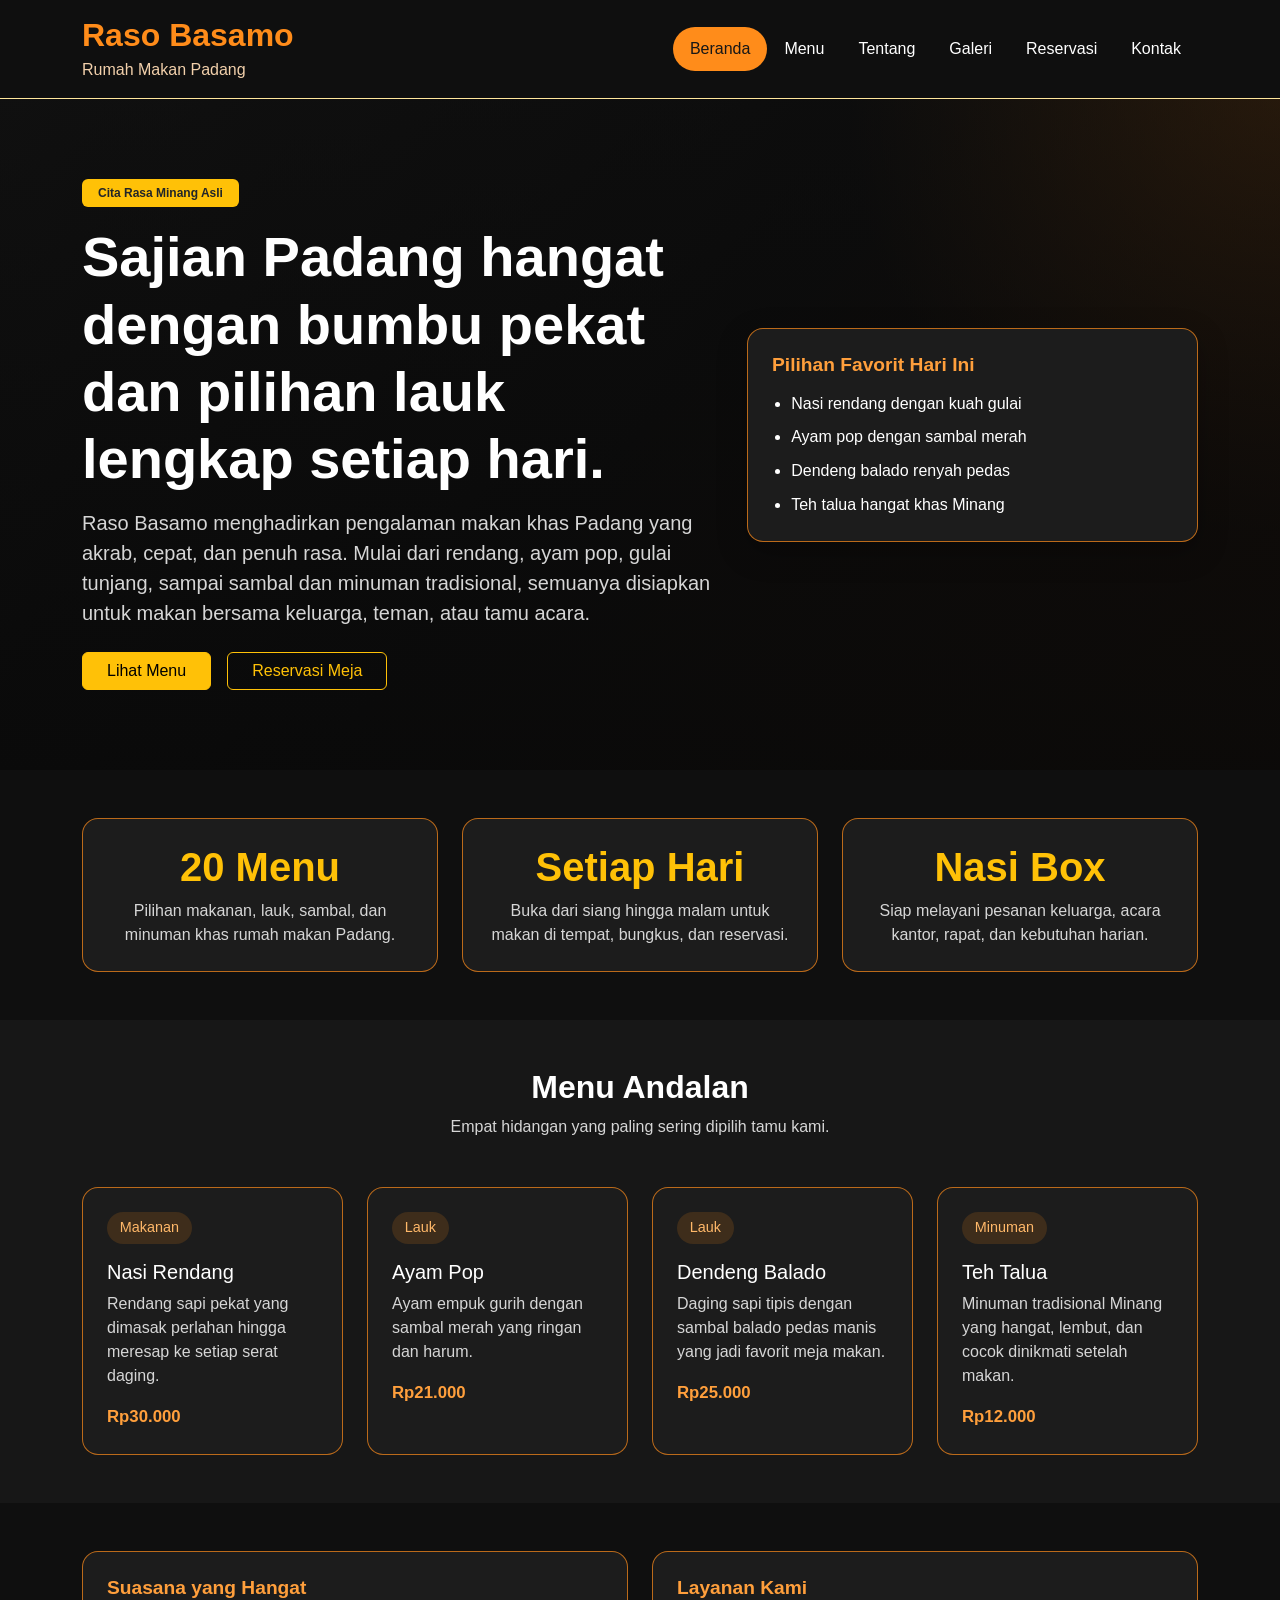
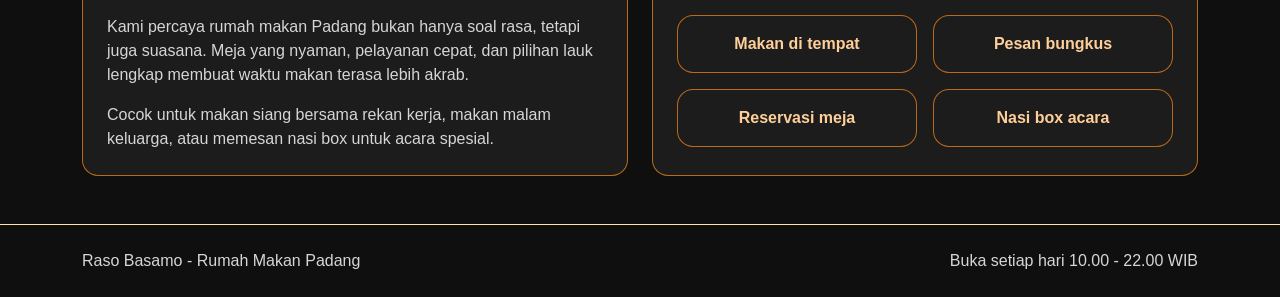
<file: index.html>
<!DOCTYPE html>
<html lang="id">
<head>
  <meta charset="UTF-8">
  <meta name="viewport" content="width=device-width, initial-scale=1.0">
  <title>Raso Basamo | Rumah Makan Padang</title>
  <link rel="preconnect" href="https://cdn.jsdelivr.net">
  <link href="https://cdn.jsdelivr.net/npm/bootstrap@5.3.3/dist/css/bootstrap.min.css" rel="stylesheet">
  <link rel="stylesheet" href="style.css">
</head>
<body>
  <header class="border-bottom border-warning-subtle">
    <div class="container py-3">
      <div class="d-flex flex-column flex-lg-row justify-content-between align-items-lg-center gap-3">
        <div>
          <a href="index.html" class="text-decoration-none">
            <h1 class="logo-text mb-1">Raso Basamo</h1>
          </a>
          <p class="sub-brand mb-0">Rumah Makan Padang</p>
        </div>
        <nav class="nav nav-pills simple-nav">
          <a class="nav-link active" href="index.html">Beranda</a>
          <a class="nav-link" href="menu.html">Menu</a>
          <a class="nav-link" href="tentang.html">Tentang</a>
          <a class="nav-link" href="galeri.html">Galeri</a>
          <a class="nav-link" href="pemesanan.html">Reservasi</a>
          <a class="nav-link" href="kontak.html">Kontak</a>
        </nav>
      </div>
    </div>
  </header>

  <main>
    <section class="hero-banner">
      <div class="container">
        <div class="row align-items-center g-4">
          <div class="col-lg-7">
            <span class="badge bg-warning text-dark px-3 py-2 mb-3">Cita Rasa Minang Asli</span>
            <h2 class="display-4 fw-bold mb-3">Sajian Padang hangat dengan bumbu pekat dan pilihan lauk lengkap setiap hari.</h2>
            <p class="lead text-soft mb-4">
              Raso Basamo menghadirkan pengalaman makan khas Padang yang akrab, cepat, dan penuh rasa. Mulai dari rendang, ayam pop, gulai tunjang, sampai sambal dan minuman tradisional, semuanya disiapkan untuk makan bersama keluarga, teman, atau tamu acara.
            </p>
            <div class="d-flex flex-wrap gap-3">
              <a class="btn btn-warning px-4" href="menu.html">Lihat Menu</a>
              <a class="btn btn-outline-warning px-4" href="pemesanan.html">Reservasi Meja</a>
            </div>
          </div>
          <div class="col-lg-5">
            <div class="feature-panel">
              <h3 class="section-title-small">Pilihan Favorit Hari Ini</h3>
              <ul class="feature-list mb-0">
                <li>Nasi rendang dengan kuah gulai</li>
                <li>Ayam pop dengan sambal merah</li>
                <li>Dendeng balado renyah pedas</li>
                <li>Teh talua hangat khas Minang</li>
              </ul>
            </div>
          </div>
        </div>
      </div>
    </section>

    <section class="py-5">
      <div class="container">
        <div class="row g-4 text-center">
          <div class="col-md-4">
            <div class="custom-box h-100">
              <h3 class="display-6 fw-bold text-warning">20 Menu</h3>
              <p class="mb-0 text-soft">Pilihan makanan, lauk, sambal, dan minuman khas rumah makan Padang.</p>
            </div>
          </div>
          <div class="col-md-4">
            <div class="custom-box h-100">
              <h3 class="display-6 fw-bold text-warning">Setiap Hari</h3>
              <p class="mb-0 text-soft">Buka dari siang hingga malam untuk makan di tempat, bungkus, dan reservasi.</p>
            </div>
          </div>
          <div class="col-md-4">
            <div class="custom-box h-100">
              <h3 class="display-6 fw-bold text-warning">Nasi Box</h3>
              <p class="mb-0 text-soft">Siap melayani pesanan keluarga, acara kantor, rapat, dan kebutuhan harian.</p>
            </div>
          </div>
        </div>
      </div>
    </section>

    <section class="section-soft py-5">
      <div class="container">
        <div class="text-center mb-5">
          <h2 class="fw-bold">Menu Andalan</h2>
          <p class="text-soft mb-0">Empat hidangan yang paling sering dipilih tamu kami.</p>
        </div>
        <div class="row g-4">
          <div class="col-md-6 col-xl-3">
            <div class="card menu-card-simple h-100">
              <div class="card-body">
                <span class="menu-tag">Makanan</span>
                <h3 class="h5 mt-3">Nasi Rendang</h3>
                <p class="text-soft">Rendang sapi pekat yang dimasak perlahan hingga meresap ke setiap serat daging.</p>
                <p class="price-text mb-0">Rp30.000</p>
              </div>
            </div>
          </div>
          <div class="col-md-6 col-xl-3">
            <div class="card menu-card-simple h-100">
              <div class="card-body">
                <span class="menu-tag">Lauk</span>
                <h3 class="h5 mt-3">Ayam Pop</h3>
                <p class="text-soft">Ayam empuk gurih dengan sambal merah yang ringan dan harum.</p>
                <p class="price-text mb-0">Rp21.000</p>
              </div>
            </div>
          </div>
          <div class="col-md-6 col-xl-3">
            <div class="card menu-card-simple h-100">
              <div class="card-body">
                <span class="menu-tag">Lauk</span>
                <h3 class="h5 mt-3">Dendeng Balado</h3>
                <p class="text-soft">Daging sapi tipis dengan sambal balado pedas manis yang jadi favorit meja makan.</p>
                <p class="price-text mb-0">Rp25.000</p>
              </div>
            </div>
          </div>
          <div class="col-md-6 col-xl-3">
            <div class="card menu-card-simple h-100">
              <div class="card-body">
                <span class="menu-tag">Minuman</span>
                <h3 class="h5 mt-3">Teh Talua</h3>
                <p class="text-soft">Minuman tradisional Minang yang hangat, lembut, dan cocok dinikmati setelah makan.</p>
                <p class="price-text mb-0">Rp12.000</p>
              </div>
            </div>
          </div>
        </div>
      </div>
    </section>

    <section class="py-5">
      <div class="container">
        <div class="row g-4 align-items-stretch">
          <div class="col-lg-6">
            <div class="custom-box h-100">
              <h3 class="section-title-small">Suasana yang Hangat</h3>
              <p class="text-soft">
                Kami percaya rumah makan Padang bukan hanya soal rasa, tetapi juga suasana. Meja yang nyaman, pelayanan cepat, dan pilihan lauk lengkap membuat waktu makan terasa lebih akrab.
              </p>
              <p class="text-soft mb-0">
                Cocok untuk makan siang bersama rekan kerja, makan malam keluarga, atau memesan nasi box untuk acara spesial.
              </p>
            </div>
          </div>
          <div class="col-lg-6">
            <div class="custom-box h-100">
              <h3 class="section-title-small">Layanan Kami</h3>
              <div class="row g-3">
                <div class="col-sm-6">
                  <div class="mini-info">Makan di tempat</div>
                </div>
                <div class="col-sm-6">
                  <div class="mini-info">Pesan bungkus</div>
                </div>
                <div class="col-sm-6">
                  <div class="mini-info">Reservasi meja</div>
                </div>
                <div class="col-sm-6">
                  <div class="mini-info">Nasi box acara</div>
                </div>
              </div>
            </div>
          </div>
        </div>
      </div>
    </section>
  </main>

  <footer class="border-top border-warning-subtle py-4">
    <div class="container d-flex flex-column flex-md-row justify-content-between gap-2 text-soft">
      <p class="mb-0">Raso Basamo - Rumah Makan Padang</p>
      <p class="mb-0">Buka setiap hari 10.00 - 22.00 WIB</p>
    </div>
  </footer>
</body>
</html>
</file>
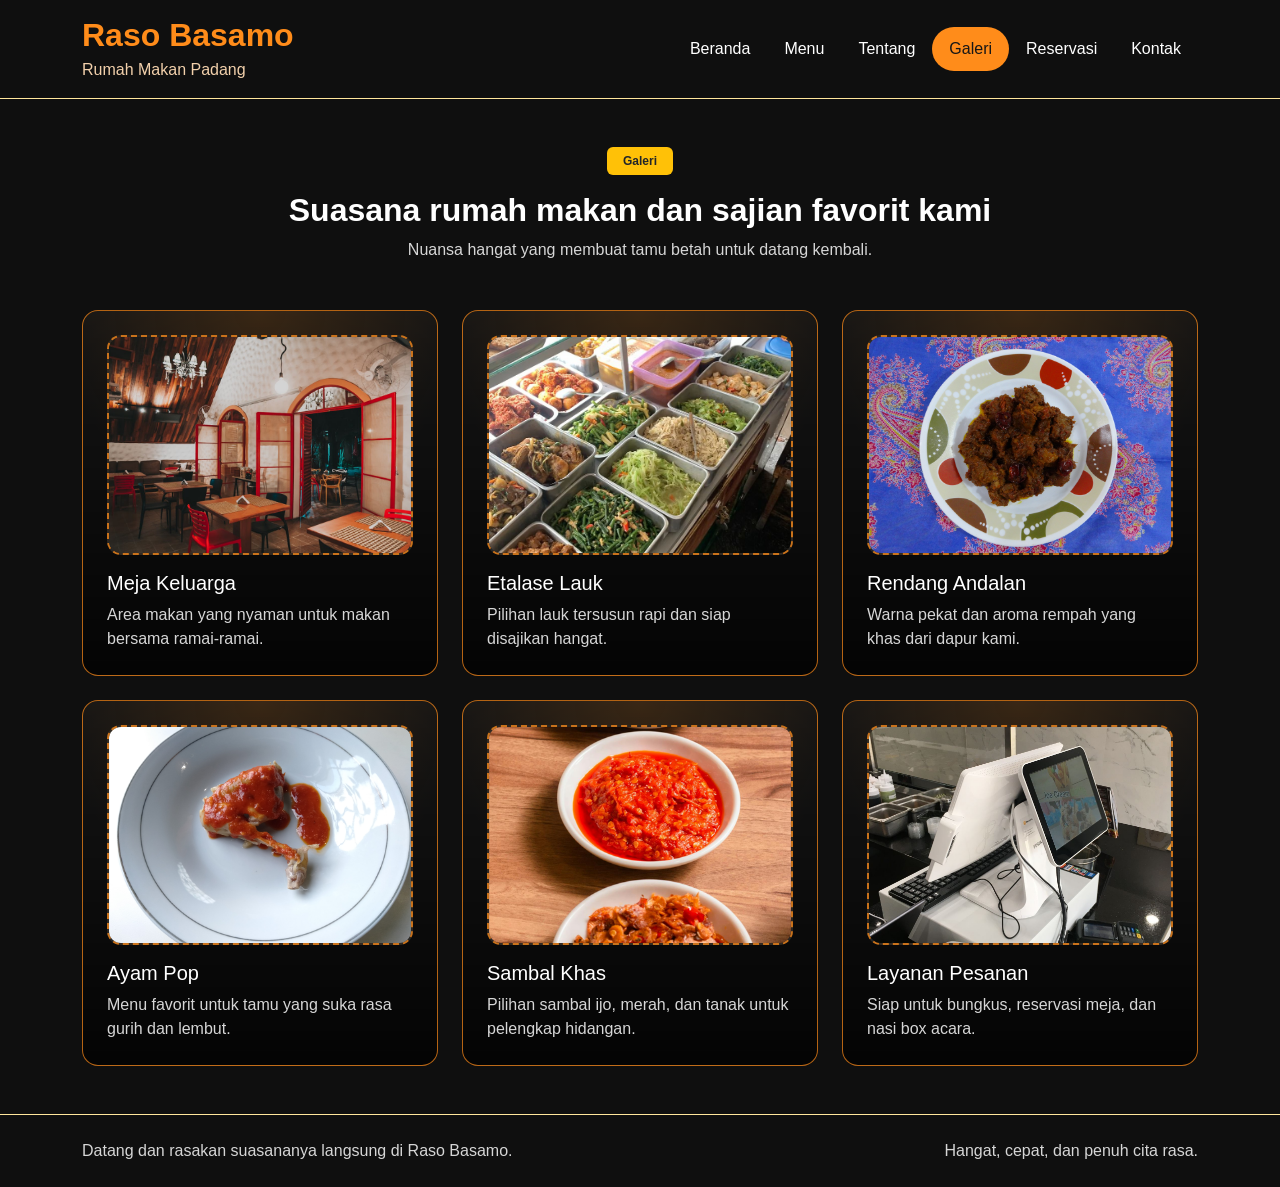
<file: galeri.html>
<!DOCTYPE html>
<html lang="id">
<head>
  <meta charset="UTF-8">
  <meta name="viewport" content="width=device-width, initial-scale=1.0">
  <title>Raso Basamo | Galeri</title>
  <link rel="preconnect" href="https://cdn.jsdelivr.net">
  <link href="https://cdn.jsdelivr.net/npm/bootstrap@5.3.3/dist/css/bootstrap.min.css" rel="stylesheet">
  <link rel="stylesheet" href="style.css">
</head>
<body>
  <header class="border-bottom border-warning-subtle">
    <div class="container py-3">
      <div class="d-flex flex-column flex-lg-row justify-content-between align-items-lg-center gap-3">
        <div>
          <a href="index.html" class="text-decoration-none">
            <h1 class="logo-text mb-1">Raso Basamo</h1>
          </a>
          <p class="sub-brand mb-0">Rumah Makan Padang</p>
        </div>
        <nav class="nav nav-pills simple-nav">
          <a class="nav-link" href="index.html">Beranda</a>
          <a class="nav-link" href="menu.html">Menu</a>
          <a class="nav-link" href="tentang.html">Tentang</a>
          <a class="nav-link active" href="galeri.html">Galeri</a>
          <a class="nav-link" href="pemesanan.html">Reservasi</a>
          <a class="nav-link" href="kontak.html">Kontak</a>
        </nav>
      </div>
    </div>
  </header>

  <main class="py-5">
    <div class="container">
      <div class="text-center mb-5">
        <span class="badge bg-warning text-dark px-3 py-2 mb-3">Galeri</span>
        <h2 class="fw-bold">Suasana rumah makan dan sajian favorit kami</h2>
        <p class="text-soft mb-0">Nuansa hangat yang membuat tamu betah untuk datang kembali.</p>
      </div>

      <div class="row g-4">
        <div class="col-md-6 col-xl-4">
          <div class="gallery-box">
            <div>
              <div class="image-frame gallery-image-frame mb-3"><img src="meja-keluarga.png" alt="Meja Keluarga"></div>
              <h3 class="h5 mb-2">Meja Keluarga</h3>
              <p class="mb-0 text-soft">Area makan yang nyaman untuk makan bersama ramai-ramai.</p>
            </div>
          </div>
        </div>
        <div class="col-md-6 col-xl-4">
          <div class="gallery-box">
            <div>
              <div class="image-frame gallery-image-frame mb-3"><img src="etalase-lauk.jpg" alt="Etalase Lauk"></div>
              <h3 class="h5 mb-2">Etalase Lauk</h3>
              <p class="mb-0 text-soft">Pilihan lauk tersusun rapi dan siap disajikan hangat.</p>
            </div>
          </div>
        </div>
        <div class="col-md-6 col-xl-4">
          <div class="gallery-box">
            <div>
              <div class="image-frame gallery-image-frame mb-3"><img src="nasi-rendang.png" alt="Rendang Andalan"></div>
              <h3 class="h5 mb-2">Rendang Andalan</h3>
              <p class="mb-0 text-soft">Warna pekat dan aroma rempah yang khas dari dapur kami.</p>
            </div>
          </div>
        </div>
        <div class="col-md-6 col-xl-4">
          <div class="gallery-box">
            <div>
              <div class="image-frame gallery-image-frame mb-3"><img src="ayam-pop.png" alt="Ayam Pop"></div>
              <h3 class="h5 mb-2">Ayam Pop</h3>
              <p class="mb-0 text-soft">Menu favorit untuk tamu yang suka rasa gurih dan lembut.</p>
            </div>
          </div>
        </div>
        <div class="col-md-6 col-xl-4">
          <div class="gallery-box">
            <div>
              <div class="image-frame gallery-image-frame mb-3"><img src="sambal-ijo.png" alt="Sambal Khas"></div>
              <h3 class="h5 mb-2">Sambal Khas</h3>
              <p class="mb-0 text-soft">Pilihan sambal ijo, merah, dan tanak untuk pelengkap hidangan.</p>
            </div>
          </div>
        </div>
        <div class="col-md-6 col-xl-4">
          <div class="gallery-box">
            <div>
              <div class="image-frame gallery-image-frame mb-3"><img src="layanan-pesanan.jpg" alt="Layanan Pesanan"></div>
              <h3 class="h5 mb-2">Layanan Pesanan</h3>
              <p class="mb-0 text-soft">Siap untuk bungkus, reservasi meja, dan nasi box acara.</p>
            </div>
          </div>
        </div>
      </div>
    </div>
  </main>

  <footer class="border-top border-warning-subtle py-4">
    <div class="container d-flex flex-column flex-md-row justify-content-between gap-2 text-soft">
      <p class="mb-0">Datang dan rasakan suasananya langsung di Raso Basamo.</p>
      <p class="mb-0">Hangat, cepat, dan penuh cita rasa.</p>
    </div>
  </footer>
</body>
</html>
</file>
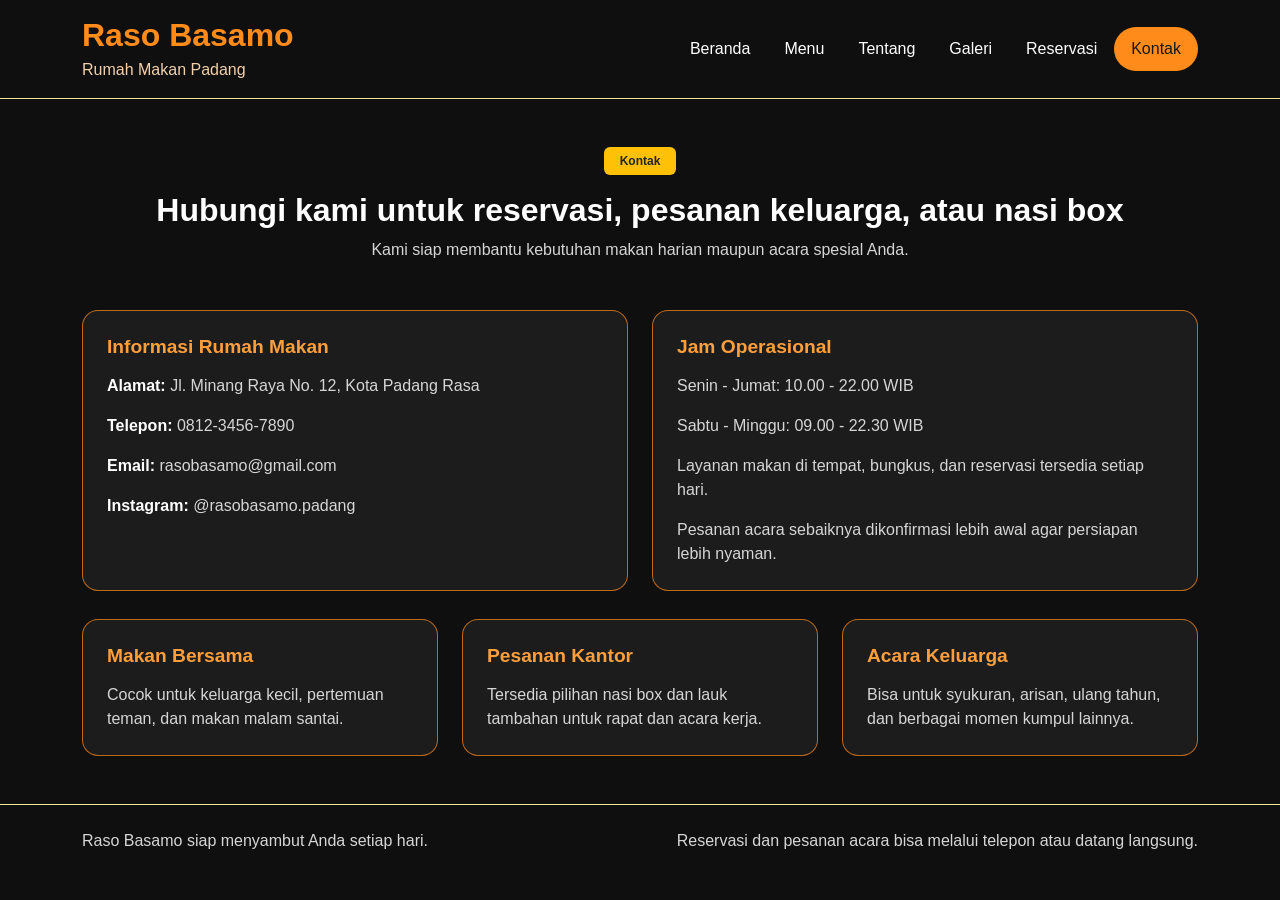
<file: kontak.html>
<!DOCTYPE html>
<html lang="id">
<head>
  <meta charset="UTF-8">
  <meta name="viewport" content="width=device-width, initial-scale=1.0">
  <title>Raso Basamo | Kontak</title>
  <link rel="preconnect" href="https://cdn.jsdelivr.net">
  <link href="https://cdn.jsdelivr.net/npm/bootstrap@5.3.3/dist/css/bootstrap.min.css" rel="stylesheet">
  <link rel="stylesheet" href="style.css">
</head>
<body>
  <header class="border-bottom border-warning-subtle">
    <div class="container py-3">
      <div class="d-flex flex-column flex-lg-row justify-content-between align-items-lg-center gap-3">
        <div>
          <a href="index.html" class="text-decoration-none">
            <h1 class="logo-text mb-1">Raso Basamo</h1>
          </a>
          <p class="sub-brand mb-0">Rumah Makan Padang</p>
        </div>
        <nav class="nav nav-pills simple-nav">
          <a class="nav-link" href="index.html">Beranda</a>
          <a class="nav-link" href="menu.html">Menu</a>
          <a class="nav-link" href="tentang.html">Tentang</a>
          <a class="nav-link" href="galeri.html">Galeri</a>
          <a class="nav-link" href="pemesanan.html">Reservasi</a>
          <a class="nav-link active" href="kontak.html">Kontak</a>
        </nav>
      </div>
    </div>
  </header>

  <main class="py-5">
    <div class="container">
      <div class="text-center mb-5">
        <span class="badge bg-warning text-dark px-3 py-2 mb-3">Kontak</span>
        <h2 class="fw-bold">Hubungi kami untuk reservasi, pesanan keluarga, atau nasi box</h2>
        <p class="text-soft mb-0">Kami siap membantu kebutuhan makan harian maupun acara spesial Anda.</p>
      </div>

      <div class="row g-4">
        <div class="col-lg-6">
          <div class="custom-box h-100">
            <h3 class="section-title-small">Informasi Rumah Makan</h3>
            <p class="mb-3 text-soft"><strong class="text-white">Alamat:</strong> Jl. Minang Raya No. 12, Kota Padang Rasa</p>
            <p class="mb-3 text-soft"><strong class="text-white">Telepon:</strong> 0812-3456-7890</p>
            <p class="mb-3 text-soft"><strong class="text-white">Email:</strong> rasobasamo@gmail.com</p>
            <p class="mb-0 text-soft"><strong class="text-white">Instagram:</strong> @rasobasamo.padang</p>
          </div>
        </div>
        <div class="col-lg-6">
          <div class="custom-box h-100">
            <h3 class="section-title-small">Jam Operasional</h3>
            <p class="mb-3 text-soft">Senin - Jumat: 10.00 - 22.00 WIB</p>
            <p class="mb-3 text-soft">Sabtu - Minggu: 09.00 - 22.30 WIB</p>
            <p class="mb-3 text-soft">Layanan makan di tempat, bungkus, dan reservasi tersedia setiap hari.</p>
            <p class="mb-0 text-soft">Pesanan acara sebaiknya dikonfirmasi lebih awal agar persiapan lebih nyaman.</p>
          </div>
        </div>
      </div>

      <div class="row g-4 mt-1">
        <div class="col-md-4">
          <div class="custom-box h-100">
            <h3 class="section-title-small">Makan Bersama</h3>
            <p class="text-soft mb-0">Cocok untuk keluarga kecil, pertemuan teman, dan makan malam santai.</p>
          </div>
        </div>
        <div class="col-md-4">
          <div class="custom-box h-100">
            <h3 class="section-title-small">Pesanan Kantor</h3>
            <p class="text-soft mb-0">Tersedia pilihan nasi box dan lauk tambahan untuk rapat dan acara kerja.</p>
          </div>
        </div>
        <div class="col-md-4">
          <div class="custom-box h-100">
            <h3 class="section-title-small">Acara Keluarga</h3>
            <p class="text-soft mb-0">Bisa untuk syukuran, arisan, ulang tahun, dan berbagai momen kumpul lainnya.</p>
          </div>
        </div>
      </div>
    </div>
  </main>

  <footer class="border-top border-warning-subtle py-4">
    <div class="container d-flex flex-column flex-md-row justify-content-between gap-2 text-soft">
      <p class="mb-0">Raso Basamo siap menyambut Anda setiap hari.</p>
      <p class="mb-0">Reservasi dan pesanan acara bisa melalui telepon atau datang langsung.</p>
    </div>
  </footer>
</body>
</html>
</file>
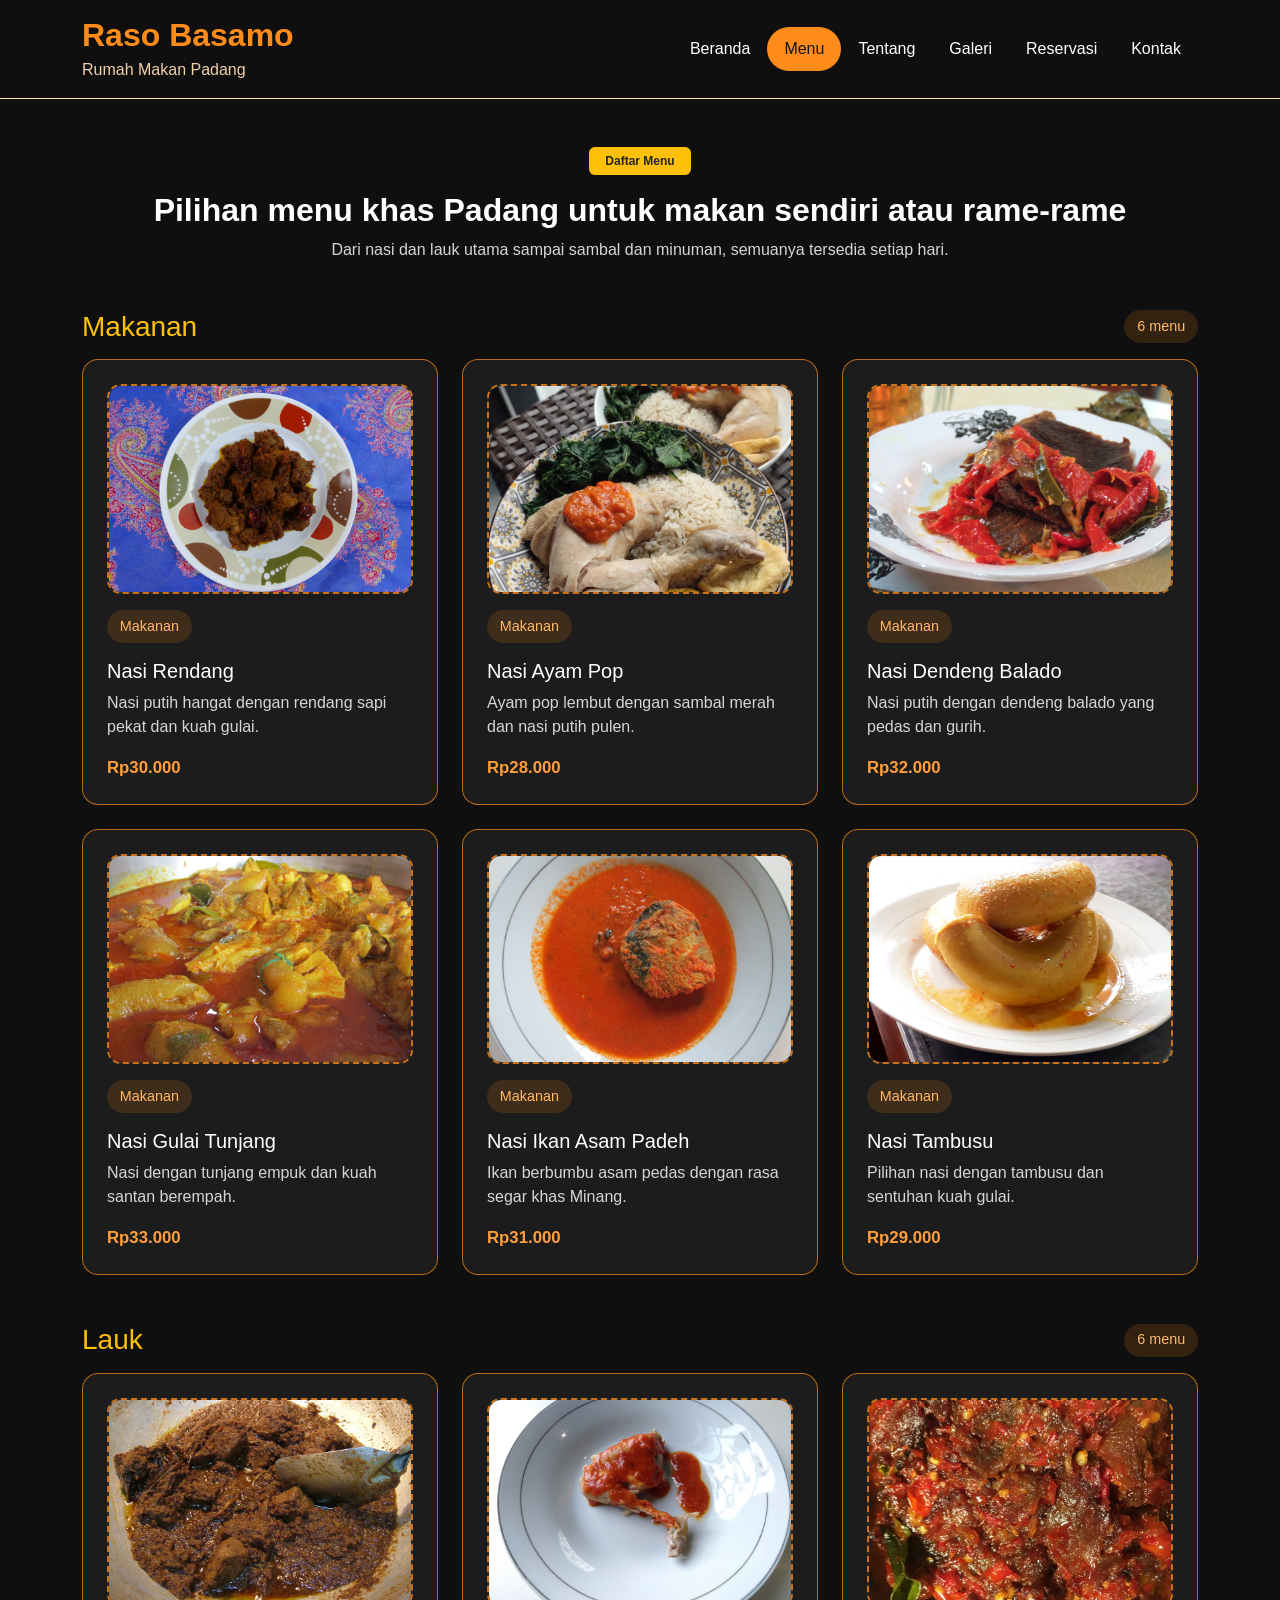
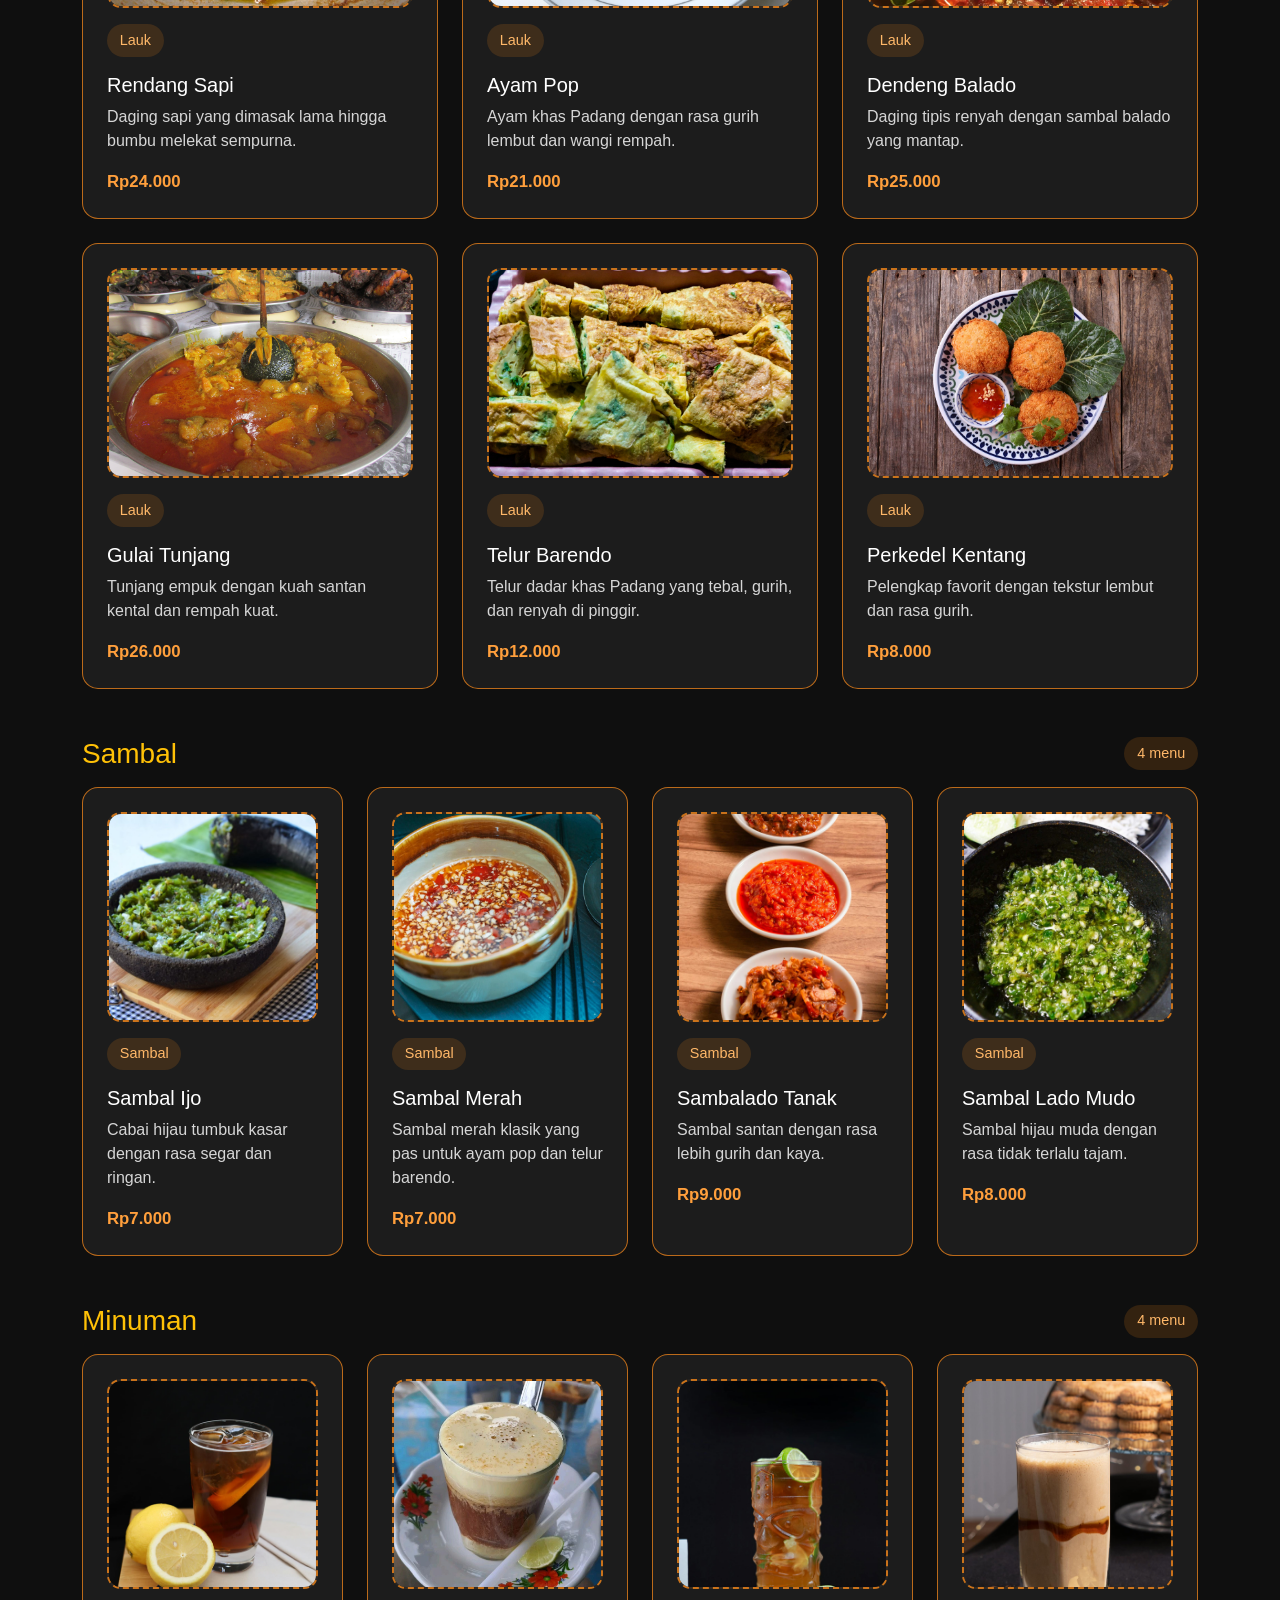
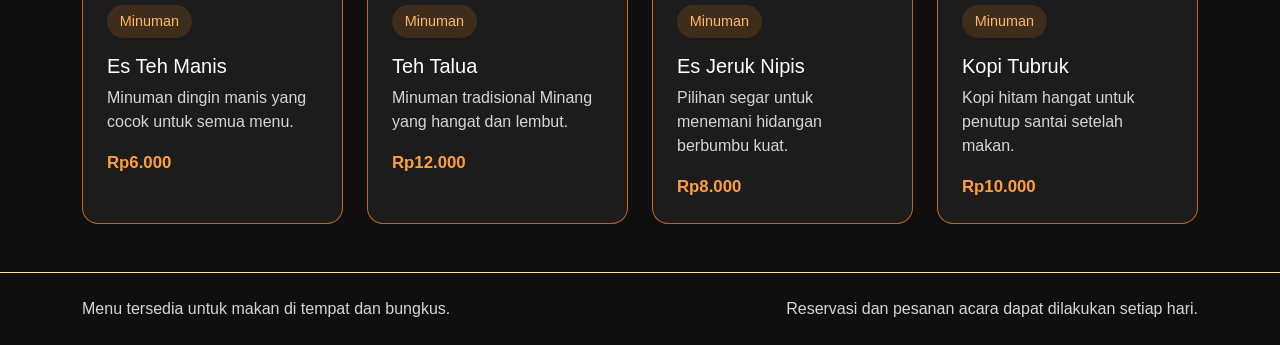
<file: menu.html>
<!DOCTYPE html>
<html lang="id">
<head>
  <meta charset="UTF-8">
  <meta name="viewport" content="width=device-width, initial-scale=1.0">
  <title>Raso Basamo | Menu</title>
  <link rel="preconnect" href="https://cdn.jsdelivr.net">
  <link href="https://cdn.jsdelivr.net/npm/bootstrap@5.3.3/dist/css/bootstrap.min.css" rel="stylesheet">
  <link rel="stylesheet" href="style.css">
</head>
<body>
  <header class="border-bottom border-warning-subtle">
    <div class="container py-3">
      <div class="d-flex flex-column flex-lg-row justify-content-between align-items-lg-center gap-3">
        <div>
          <a href="index.html" class="text-decoration-none">
            <h1 class="logo-text mb-1">Raso Basamo</h1>
          </a>
          <p class="sub-brand mb-0">Rumah Makan Padang</p>
        </div>
        <nav class="nav nav-pills simple-nav">
          <a class="nav-link" href="index.html">Beranda</a>
          <a class="nav-link active" href="menu.html">Menu</a>
          <a class="nav-link" href="tentang.html">Tentang</a>
          <a class="nav-link" href="galeri.html">Galeri</a>
          <a class="nav-link" href="pemesanan.html">Reservasi</a>
          <a class="nav-link" href="kontak.html">Kontak</a>
        </nav>
      </div>
    </div>
  </header>

  <main class="py-5">
    <div class="container">
      <div class="text-center mb-5">
        <span class="badge bg-warning text-dark px-3 py-2 mb-3">Daftar Menu</span>
        <h2 class="fw-bold">Pilihan menu khas Padang untuk makan sendiri atau rame-rame</h2>
        <p class="text-soft mb-0">Dari nasi dan lauk utama sampai sambal dan minuman, semuanya tersedia setiap hari.</p>
      </div>

      <section class="mb-5">
        <div class="d-flex align-items-center justify-content-between flex-wrap gap-2 mb-3">
          <h3 class="text-warning mb-0">Makanan</h3>
          <span class="category-count">6 menu</span>
        </div>
        <div class="row g-4">
          <div class="col-md-6 col-xl-4"><div class="card menu-card-simple h-100"><div class="card-body"><div class="image-frame menu-image-frame"><img src="nasi-rendang.png" alt="Nasi Rendang"></div><span class="menu-tag">Makanan</span><h4 class="h5 mt-3">Nasi Rendang</h4><p class="text-soft">Nasi putih hangat dengan rendang sapi pekat dan kuah gulai.</p><p class="price-text mb-0">Rp30.000</p></div></div></div>
          <div class="col-md-6 col-xl-4"><div class="card menu-card-simple h-100"><div class="card-body"><div class="image-frame menu-image-frame"><img src="nasi-ayam-pop.jpg" alt="Nasi Ayam Pop"></div><span class="menu-tag">Makanan</span><h4 class="h5 mt-3">Nasi Ayam Pop</h4><p class="text-soft">Ayam pop lembut dengan sambal merah dan nasi putih pulen.</p><p class="price-text mb-0">Rp28.000</p></div></div></div>
          <div class="col-md-6 col-xl-4"><div class="card menu-card-simple h-100"><div class="card-body"><div class="image-frame menu-image-frame"><img src="nasi-dendeng-balado.png" alt="Nasi Dendeng Balado"></div><span class="menu-tag">Makanan</span><h4 class="h5 mt-3">Nasi Dendeng Balado</h4><p class="text-soft">Nasi putih dengan dendeng balado yang pedas dan gurih.</p><p class="price-text mb-0">Rp32.000</p></div></div></div>
          <div class="col-md-6 col-xl-4"><div class="card menu-card-simple h-100"><div class="card-body"><div class="image-frame menu-image-frame"><img src="nasi-gulai-tunjang.png" alt="Nasi Gulai Tunjang"></div><span class="menu-tag">Makanan</span><h4 class="h5 mt-3">Nasi Gulai Tunjang</h4><p class="text-soft">Nasi dengan tunjang empuk dan kuah santan berempah.</p><p class="price-text mb-0">Rp33.000</p></div></div></div>
          <div class="col-md-6 col-xl-4"><div class="card menu-card-simple h-100"><div class="card-body"><div class="image-frame menu-image-frame"><img src="nasi-ikan-asam-padeh.png" alt="Nasi Ikan Asam Padeh"></div><span class="menu-tag">Makanan</span><h4 class="h5 mt-3">Nasi Ikan Asam Padeh</h4><p class="text-soft">Ikan berbumbu asam pedas dengan rasa segar khas Minang.</p><p class="price-text mb-0">Rp31.000</p></div></div></div>
          <div class="col-md-6 col-xl-4"><div class="card menu-card-simple h-100"><div class="card-body"><div class="image-frame menu-image-frame"><img src="nasi-tambusu.png" alt="Nasi Tambusu"></div><span class="menu-tag">Makanan</span><h4 class="h5 mt-3">Nasi Tambusu</h4><p class="text-soft">Pilihan nasi dengan tambusu dan sentuhan kuah gulai.</p><p class="price-text mb-0">Rp29.000</p></div></div></div>
        </div>
      </section>

      <section class="mb-5">
        <div class="d-flex align-items-center justify-content-between flex-wrap gap-2 mb-3">
          <h3 class="text-warning mb-0">Lauk</h3>
          <span class="category-count">6 menu</span>
        </div>
        <div class="row g-4">
          <div class="col-md-6 col-xl-4"><div class="card menu-card-simple h-100"><div class="card-body"><div class="image-frame menu-image-frame"><img src="rendang-sapi.png" alt="Rendang Sapi"></div><span class="menu-tag">Lauk</span><h4 class="h5 mt-3">Rendang Sapi</h4><p class="text-soft">Daging sapi yang dimasak lama hingga bumbu melekat sempurna.</p><p class="price-text mb-0">Rp24.000</p></div></div></div>
          <div class="col-md-6 col-xl-4"><div class="card menu-card-simple h-100"><div class="card-body"><div class="image-frame menu-image-frame"><img src="ayam-pop.png" alt="Ayam Pop"></div><span class="menu-tag">Lauk</span><h4 class="h5 mt-3">Ayam Pop</h4><p class="text-soft">Ayam khas Padang dengan rasa gurih lembut dan wangi rempah.</p><p class="price-text mb-0">Rp21.000</p></div></div></div>
          <div class="col-md-6 col-xl-4"><div class="card menu-card-simple h-100"><div class="card-body"><div class="image-frame menu-image-frame"><img src="dendeng-balado.png" alt="Dendeng Balado"></div><span class="menu-tag">Lauk</span><h4 class="h5 mt-3">Dendeng Balado</h4><p class="text-soft">Daging tipis renyah dengan sambal balado yang mantap.</p><p class="price-text mb-0">Rp25.000</p></div></div></div>
          <div class="col-md-6 col-xl-4"><div class="card menu-card-simple h-100"><div class="card-body"><div class="image-frame menu-image-frame"><img src="gulai-tunjang.png" alt="Gulai Tunjang"></div><span class="menu-tag">Lauk</span><h4 class="h5 mt-3">Gulai Tunjang</h4><p class="text-soft">Tunjang empuk dengan kuah santan kental dan rempah kuat.</p><p class="price-text mb-0">Rp26.000</p></div></div></div>
          <div class="col-md-6 col-xl-4"><div class="card menu-card-simple h-100"><div class="card-body"><div class="image-frame menu-image-frame"><img src="telur-barendo.png" alt="Telur Barendo"></div><span class="menu-tag">Lauk</span><h4 class="h5 mt-3">Telur Barendo</h4><p class="text-soft">Telur dadar khas Padang yang tebal, gurih, dan renyah di pinggir.</p><p class="price-text mb-0">Rp12.000</p></div></div></div>
          <div class="col-md-6 col-xl-4"><div class="card menu-card-simple h-100"><div class="card-body"><div class="image-frame menu-image-frame"><img src="perkedel-kentang.png" alt="Perkedel Kentang"></div><span class="menu-tag">Lauk</span><h4 class="h5 mt-3">Perkedel Kentang</h4><p class="text-soft">Pelengkap favorit dengan tekstur lembut dan rasa gurih.</p><p class="price-text mb-0">Rp8.000</p></div></div></div>
        </div>
      </section>

      <section class="mb-5">
        <div class="d-flex align-items-center justify-content-between flex-wrap gap-2 mb-3">
          <h3 class="text-warning mb-0">Sambal</h3>
          <span class="category-count">4 menu</span>
        </div>
        <div class="row g-4">
          <div class="col-md-6 col-xl-3"><div class="card menu-card-simple h-100"><div class="card-body"><div class="image-frame menu-image-frame"><img src="sambal-ijo.jpg" alt="Sambal Ijo"></div><span class="menu-tag">Sambal</span><h4 class="h5 mt-3">Sambal Ijo</h4><p class="text-soft">Cabai hijau tumbuk kasar dengan rasa segar dan ringan.</p><p class="price-text mb-0">Rp7.000</p></div></div></div>
          <div class="col-md-6 col-xl-3"><div class="card menu-card-simple h-100"><div class="card-body"><div class="image-frame menu-image-frame"><img src="sambal-merah.png" alt="Sambal Merah"></div><span class="menu-tag">Sambal</span><h4 class="h5 mt-3">Sambal Merah</h4><p class="text-soft">Sambal merah klasik yang pas untuk ayam pop dan telur barendo.</p><p class="price-text mb-0">Rp7.000</p></div></div></div>
          <div class="col-md-6 col-xl-3"><div class="card menu-card-simple h-100"><div class="card-body"><div class="image-frame menu-image-frame"><img src="sambalado-tanak.png" alt="Sambalado Tanak"></div><span class="menu-tag">Sambal</span><h4 class="h5 mt-3">Sambalado Tanak</h4><p class="text-soft">Sambal santan dengan rasa lebih gurih dan kaya.</p><p class="price-text mb-0">Rp9.000</p></div></div></div>
          <div class="col-md-6 col-xl-3"><div class="card menu-card-simple h-100"><div class="card-body"><div class="image-frame menu-image-frame"><img src="sambal-lado-mudo.jpg" alt="Sambal Lado Mudo"></div><span class="menu-tag">Sambal</span><h4 class="h5 mt-3">Sambal Lado Mudo</h4><p class="text-soft">Sambal hijau muda dengan rasa tidak terlalu tajam.</p><p class="price-text mb-0">Rp8.000</p></div></div></div>
        </div>
      </section>

      <section>
        <div class="d-flex align-items-center justify-content-between flex-wrap gap-2 mb-3">
          <h3 class="text-warning mb-0">Minuman</h3>
          <span class="category-count">4 menu</span>
        </div>
        <div class="row g-4">
          <div class="col-md-6 col-xl-3"><div class="card menu-card-simple h-100"><div class="card-body"><div class="image-frame menu-image-frame"><img src="es-teh-manis.png" alt="Es Teh Manis"></div><span class="menu-tag">Minuman</span><h4 class="h5 mt-3">Es Teh Manis</h4><p class="text-soft">Minuman dingin manis yang cocok untuk semua menu.</p><p class="price-text mb-0">Rp6.000</p></div></div></div>
          <div class="col-md-6 col-xl-3"><div class="card menu-card-simple h-100"><div class="card-body"><div class="image-frame menu-image-frame"><img src="teh-talua.jpg" alt="Teh Talua"></div><span class="menu-tag">Minuman</span><h4 class="h5 mt-3">Teh Talua</h4><p class="text-soft">Minuman tradisional Minang yang hangat dan lembut.</p><p class="price-text mb-0">Rp12.000</p></div></div></div>
          <div class="col-md-6 col-xl-3"><div class="card menu-card-simple h-100"><div class="card-body"><div class="image-frame menu-image-frame"><img src="es-jeruk-nipis.png" alt="Es Jeruk Nipis"></div><span class="menu-tag">Minuman</span><h4 class="h5 mt-3">Es Jeruk Nipis</h4><p class="text-soft">Pilihan segar untuk menemani hidangan berbumbu kuat.</p><p class="price-text mb-0">Rp8.000</p></div></div></div>
          <div class="col-md-6 col-xl-3"><div class="card menu-card-simple h-100"><div class="card-body"><div class="image-frame menu-image-frame"><img src="kopi-tubruk.png" alt="Kopi Tubruk"></div><span class="menu-tag">Minuman</span><h4 class="h5 mt-3">Kopi Tubruk</h4><p class="text-soft">Kopi hitam hangat untuk penutup santai setelah makan.</p><p class="price-text mb-0">Rp10.000</p></div></div></div>
        </div>
      </section>
    </div>
  </main>

  <footer class="border-top border-warning-subtle py-4">
    <div class="container d-flex flex-column flex-md-row justify-content-between gap-2 text-soft">
      <p class="mb-0">Menu tersedia untuk makan di tempat dan bungkus.</p>
      <p class="mb-0">Reservasi dan pesanan acara dapat dilakukan setiap hari.</p>
    </div>
  </footer>
</body>
</html>
</file>
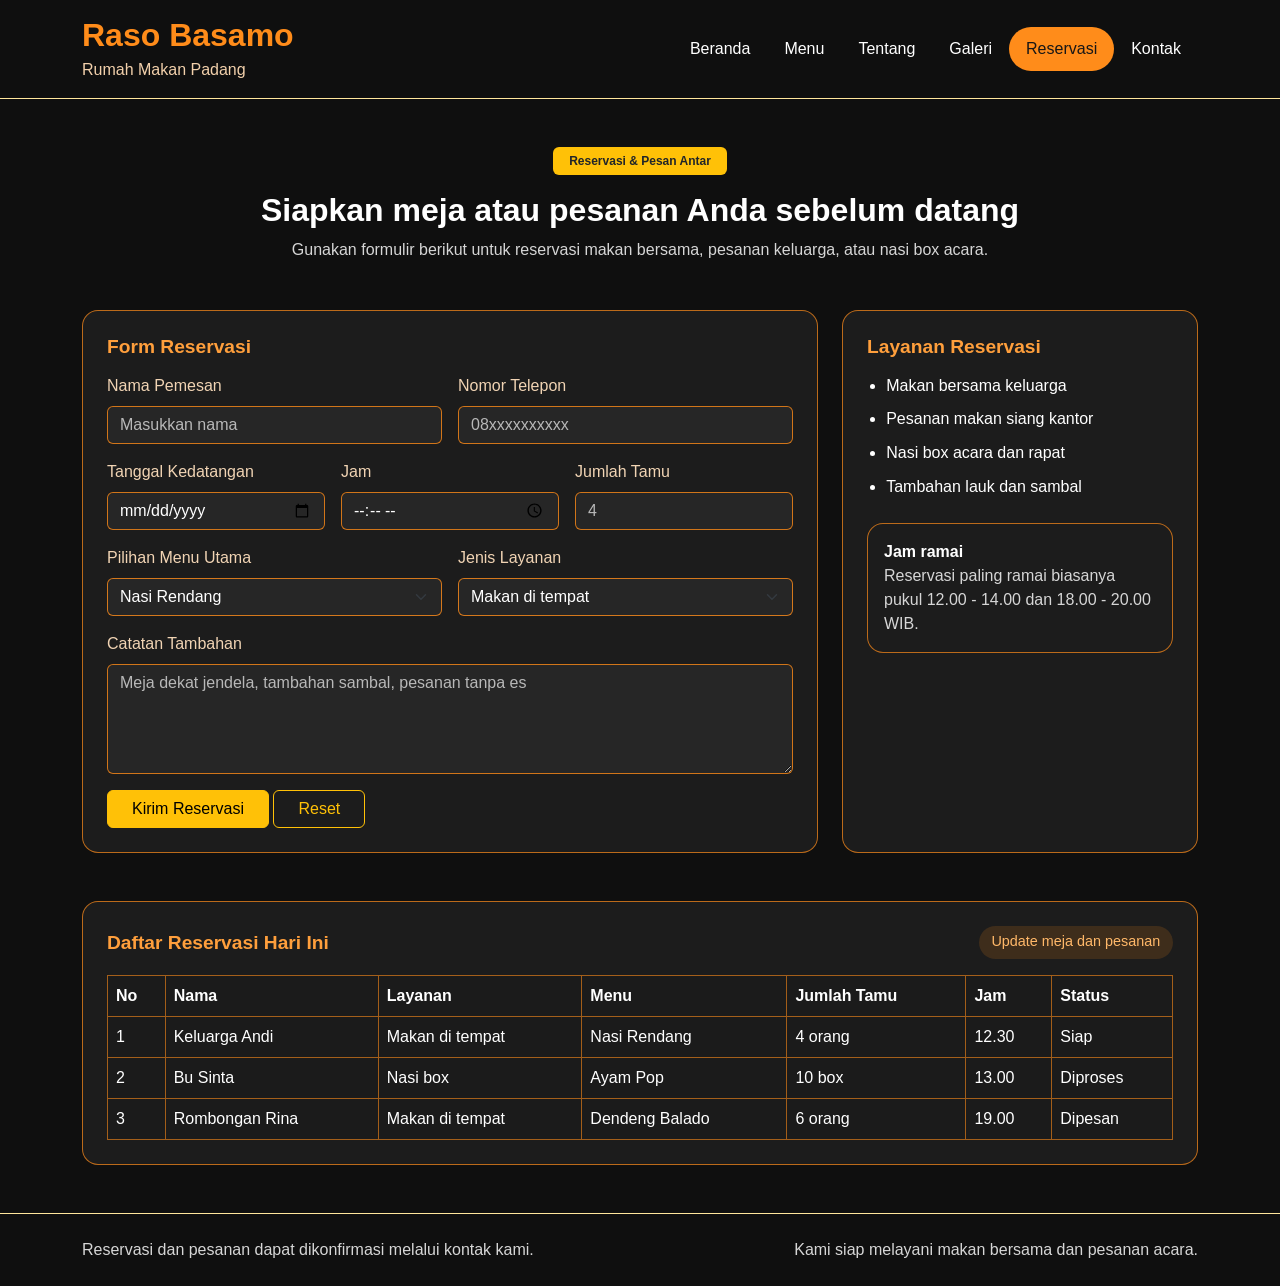
<file: pemesanan.html>
<!DOCTYPE html>
<html lang="id">
<head>
  <meta charset="UTF-8">
  <meta name="viewport" content="width=device-width, initial-scale=1.0">
  <title>Raso Basamo | Reservasi</title>
  <link rel="preconnect" href="https://cdn.jsdelivr.net">
  <link href="https://cdn.jsdelivr.net/npm/bootstrap@5.3.3/dist/css/bootstrap.min.css" rel="stylesheet">
  <link rel="stylesheet" href="style.css">
</head>
<body>
  <header class="border-bottom border-warning-subtle">
    <div class="container py-3">
      <div class="d-flex flex-column flex-lg-row justify-content-between align-items-lg-center gap-3">
        <div>
          <a href="index.html" class="text-decoration-none">
            <h1 class="logo-text mb-1">Raso Basamo</h1>
          </a>
          <p class="sub-brand mb-0">Rumah Makan Padang</p>
        </div>
        <nav class="nav nav-pills simple-nav">
          <a class="nav-link" href="index.html">Beranda</a>
          <a class="nav-link" href="menu.html">Menu</a>
          <a class="nav-link" href="tentang.html">Tentang</a>
          <a class="nav-link" href="galeri.html">Galeri</a>
          <a class="nav-link active" href="pemesanan.html">Reservasi</a>
          <a class="nav-link" href="kontak.html">Kontak</a>
        </nav>
      </div>
    </div>
  </header>

  <main class="py-5">
    <div class="container">
      <div class="text-center mb-5">
        <span class="badge bg-warning text-dark px-3 py-2 mb-3">Reservasi & Pesan Antar</span>
        <h2 class="fw-bold">Siapkan meja atau pesanan Anda sebelum datang</h2>
        <p class="text-soft mb-0">Gunakan formulir berikut untuk reservasi makan bersama, pesanan keluarga, atau nasi box acara.</p>
      </div>

      <div class="row g-4 mb-5">
        <div class="col-lg-8">
          <div class="custom-box">
            <h3 class="section-title-small">Form Reservasi</h3>
            <form>
              <div class="row g-3">
                <div class="col-md-6">
                  <label class="form-label">Nama Pemesan</label>
                  <input type="text" class="form-control" placeholder="Masukkan nama">
                </div>
                <div class="col-md-6">
                  <label class="form-label">Nomor Telepon</label>
                  <input type="text" class="form-control" placeholder="08xxxxxxxxxx">
                </div>
                <div class="col-md-4">
                  <label class="form-label">Tanggal Kedatangan</label>
                  <input type="date" class="form-control">
                </div>
                <div class="col-md-4">
                  <label class="form-label">Jam</label>
                  <input type="time" class="form-control">
                </div>
                <div class="col-md-4">
                  <label class="form-label">Jumlah Tamu</label>
                  <input type="number" class="form-control" placeholder="4">
                </div>
                <div class="col-md-6">
                  <label class="form-label">Pilihan Menu Utama</label>
                  <select class="form-select">
                    <option>Nasi Rendang</option>
                    <option>Nasi Ayam Pop</option>
                    <option>Nasi Dendeng Balado</option>
                    <option>Nasi Gulai Tunjang</option>
                    <option>Nasi Ikan Asam Padeh</option>
                    <option>Nasi Tambusu</option>
                  </select>
                </div>
                <div class="col-md-6">
                  <label class="form-label">Jenis Layanan</label>
                  <select class="form-select">
                    <option>Makan di tempat</option>
                    <option>Bungkus</option>
                    <option>Nasi box</option>
                    <option>Acara keluarga</option>
                  </select>
                </div>
                <div class="col-12">
                  <label class="form-label">Catatan Tambahan</label>
                  <textarea class="form-control" rows="4" placeholder="Meja dekat jendela, tambahan sambal, pesanan tanpa es"></textarea>
                </div>
                <div class="col-12">
                  <button type="submit" class="btn btn-warning px-4">Kirim Reservasi</button>
                  <button type="reset" class="btn btn-outline-warning px-4">Reset</button>
                </div>
              </div>
            </form>
          </div>
        </div>
        <div class="col-lg-4">
          <div class="custom-box h-100">
            <h3 class="section-title-small">Layanan Reservasi</h3>
            <ul class="feature-list mb-4">
              <li>Makan bersama keluarga</li>
              <li>Pesanan makan siang kantor</li>
              <li>Nasi box acara dan rapat</li>
              <li>Tambahan lauk dan sambal</li>
            </ul>
            <div class="reservation-note">
              <strong>Jam ramai</strong>
              <p class="mb-0 text-soft">Reservasi paling ramai biasanya pukul 12.00 - 14.00 dan 18.00 - 20.00 WIB.</p>
            </div>
          </div>
        </div>
      </div>

      <div class="custom-box">
        <div class="d-flex justify-content-between align-items-center flex-wrap gap-2 mb-3">
          <h3 class="section-title-small mb-0">Daftar Reservasi Hari Ini</h3>
          <span class="category-count">Update meja dan pesanan</span>
        </div>
        <div class="table-responsive">
          <table class="table table-dark table-bordered table-hover align-middle mb-0">
            <thead>
              <tr>
                <th>No</th>
                <th>Nama</th>
                <th>Layanan</th>
                <th>Menu</th>
                <th>Jumlah Tamu</th>
                <th>Jam</th>
                <th>Status</th>
              </tr>
            </thead>
            <tbody>
              <tr>
                <td>1</td>
                <td>Keluarga Andi</td>
                <td>Makan di tempat</td>
                <td>Nasi Rendang</td>
                <td>4 orang</td>
                <td>12.30</td>
                <td>Siap</td>
              </tr>
              <tr>
                <td>2</td>
                <td>Bu Sinta</td>
                <td>Nasi box</td>
                <td>Ayam Pop</td>
                <td>10 box</td>
                <td>13.00</td>
                <td>Diproses</td>
              </tr>
              <tr>
                <td>3</td>
                <td>Rombongan Rina</td>
                <td>Makan di tempat</td>
                <td>Dendeng Balado</td>
                <td>6 orang</td>
                <td>19.00</td>
                <td>Dipesan</td>
              </tr>
            </tbody>
          </table>
        </div>
      </div>
    </div>
  </main>

  <footer class="border-top border-warning-subtle py-4">
    <div class="container d-flex flex-column flex-md-row justify-content-between gap-2 text-soft">
      <p class="mb-0">Reservasi dan pesanan dapat dikonfirmasi melalui kontak kami.</p>
      <p class="mb-0">Kami siap melayani makan bersama dan pesanan acara.</p>
    </div>
  </footer>
</body>
</html>
</file>
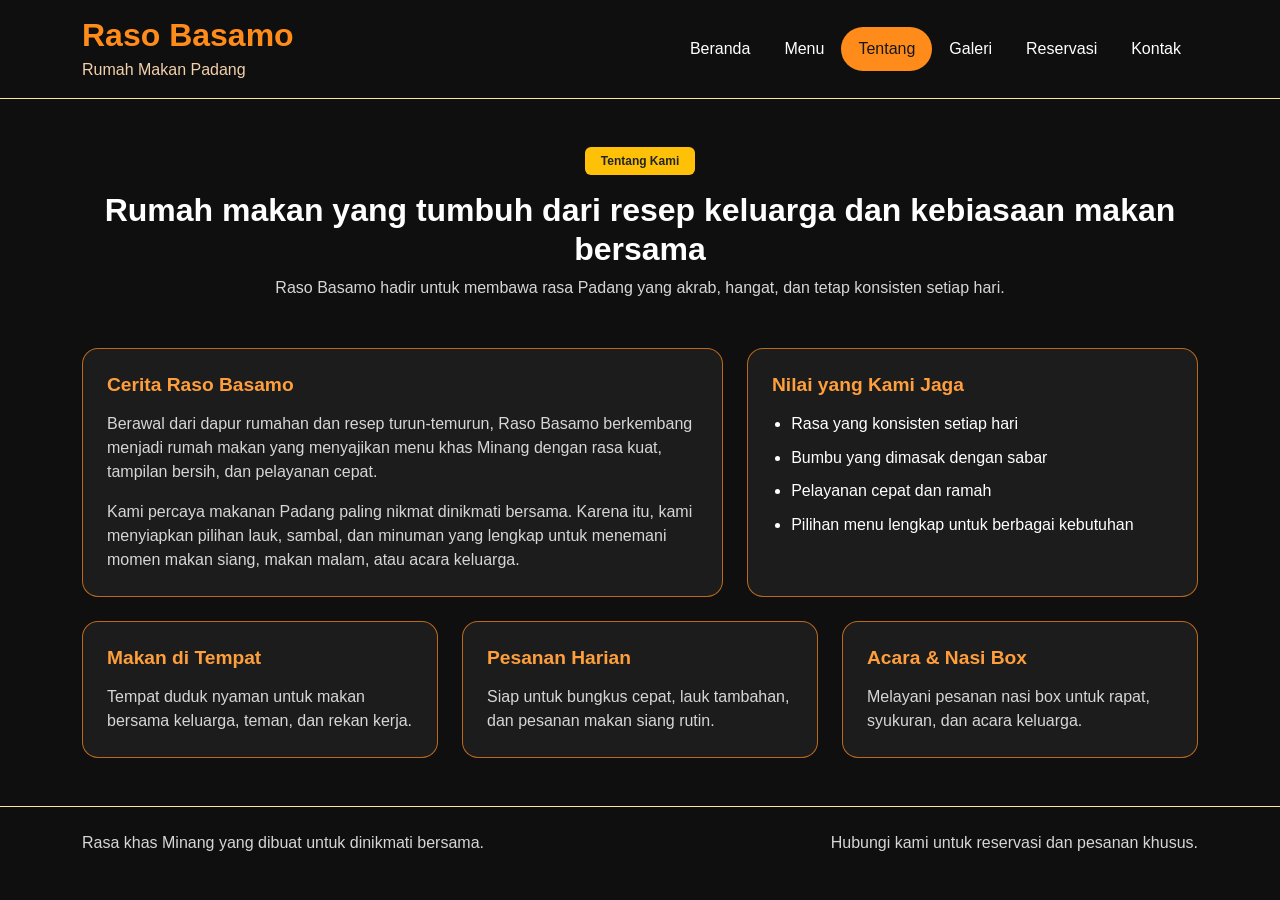
<file: tentang.html>
<!DOCTYPE html>
<html lang="id">
<head>
  <meta charset="UTF-8">
  <meta name="viewport" content="width=device-width, initial-scale=1.0">
  <title>Raso Basamo | Tentang Kami</title>
  <link rel="preconnect" href="https://cdn.jsdelivr.net">
  <link href="https://cdn.jsdelivr.net/npm/bootstrap@5.3.3/dist/css/bootstrap.min.css" rel="stylesheet">
  <link rel="stylesheet" href="style.css">
</head>
<body>
  <header class="border-bottom border-warning-subtle">
    <div class="container py-3">
      <div class="d-flex flex-column flex-lg-row justify-content-between align-items-lg-center gap-3">
        <div>
          <a href="index.html" class="text-decoration-none">
            <h1 class="logo-text mb-1">Raso Basamo</h1>
          </a>
          <p class="sub-brand mb-0">Rumah Makan Padang</p>
        </div>
        <nav class="nav nav-pills simple-nav">
          <a class="nav-link" href="index.html">Beranda</a>
          <a class="nav-link" href="menu.html">Menu</a>
          <a class="nav-link active" href="tentang.html">Tentang</a>
          <a class="nav-link" href="galeri.html">Galeri</a>
          <a class="nav-link" href="pemesanan.html">Reservasi</a>
          <a class="nav-link" href="kontak.html">Kontak</a>
        </nav>
      </div>
    </div>
  </header>

  <main class="py-5">
    <div class="container">
      <div class="text-center mb-5">
        <span class="badge bg-warning text-dark px-3 py-2 mb-3">Tentang Kami</span>
        <h2 class="fw-bold">Rumah makan yang tumbuh dari resep keluarga dan kebiasaan makan bersama</h2>
        <p class="text-soft mb-0">Raso Basamo hadir untuk membawa rasa Padang yang akrab, hangat, dan tetap konsisten setiap hari.</p>
      </div>

      <div class="row g-4 mb-4">
        <div class="col-lg-7">
          <div class="custom-box h-100">
            <h3 class="section-title-small">Cerita Raso Basamo</h3>
            <p class="text-soft">
              Berawal dari dapur rumahan dan resep turun-temurun, Raso Basamo berkembang menjadi rumah makan yang menyajikan menu khas Minang dengan rasa kuat, tampilan bersih, dan pelayanan cepat.
            </p>
            <p class="text-soft mb-0">
              Kami percaya makanan Padang paling nikmat dinikmati bersama. Karena itu, kami menyiapkan pilihan lauk, sambal, dan minuman yang lengkap untuk menemani momen makan siang, makan malam, atau acara keluarga.
            </p>
          </div>
        </div>
        <div class="col-lg-5">
          <div class="custom-box h-100">
            <h3 class="section-title-small">Nilai yang Kami Jaga</h3>
            <ul class="feature-list mb-0">
              <li>Rasa yang konsisten setiap hari</li>
              <li>Bumbu yang dimasak dengan sabar</li>
              <li>Pelayanan cepat dan ramah</li>
              <li>Pilihan menu lengkap untuk berbagai kebutuhan</li>
            </ul>
          </div>
        </div>
      </div>

      <div class="row g-4">
        <div class="col-md-4">
          <div class="custom-box h-100">
            <h3 class="section-title-small">Makan di Tempat</h3>
            <p class="text-soft mb-0">Tempat duduk nyaman untuk makan bersama keluarga, teman, dan rekan kerja.</p>
          </div>
        </div>
        <div class="col-md-4">
          <div class="custom-box h-100">
            <h3 class="section-title-small">Pesanan Harian</h3>
            <p class="text-soft mb-0">Siap untuk bungkus cepat, lauk tambahan, dan pesanan makan siang rutin.</p>
          </div>
        </div>
        <div class="col-md-4">
          <div class="custom-box h-100">
            <h3 class="section-title-small">Acara & Nasi Box</h3>
            <p class="text-soft mb-0">Melayani pesanan nasi box untuk rapat, syukuran, dan acara keluarga.</p>
          </div>
        </div>
      </div>
    </div>
  </main>

  <footer class="border-top border-warning-subtle py-4">
    <div class="container d-flex flex-column flex-md-row justify-content-between gap-2 text-soft">
      <p class="mb-0">Rasa khas Minang yang dibuat untuk dinikmati bersama.</p>
      <p class="mb-0">Hubungi kami untuk reservasi dan pesanan khusus.</p>
    </div>
  </footer>
</body>
</html>
</file>
<file: style.css>
body {
  background-color: #0f0f0f;
  color: #ffffff;
  font-family: Arial, sans-serif;
}

.logo-text {
  color: #ff8c1a;
  font-size: 2rem;
  font-weight: 700;
}

.sub-brand {
  color: #f2d0ab;
}

.text-soft {
  color: #d6d6d6;
}

.simple-nav .nav-link {
  color: #ffffff;
  border: 1px solid transparent;
  border-radius: 999px;
  padding: 0.55rem 1rem;
}

.simple-nav .nav-link:hover,
.simple-nav .nav-link.active {
  background-color: #ff8c1a;
  color: #171717;
}

.hero-banner {
  padding: 5rem 0;
  background:
    linear-gradient(rgba(9, 9, 9, 0.6), rgba(9, 9, 9, 0.9)),
    radial-gradient(circle at top right, rgba(255, 140, 26, 0.25), transparent 30%),
    linear-gradient(135deg, #1a1a1a 0%, #111111 50%, #261306 100%);
}

.section-soft {
  background-color: #171717;
}

.custom-box,
.feature-panel,
.menu-card-simple,
.gallery-box,
.mini-info,
.reservation-note {
  background-color: #1c1c1c;
  border: 1px solid rgba(255, 140, 26, 0.7);
  border-radius: 16px;
}

.custom-box,
.feature-panel {
  padding: 1.5rem;
}

.feature-panel {
  box-shadow: 0 10px 30px rgba(0, 0, 0, 0.25);
}

.section-title-small {
  color: #ff9f3c;
  font-size: 1.2rem;
  font-weight: 700;
  margin-bottom: 1rem;
}

.feature-list {
  padding-left: 1.2rem;
}

.feature-list li + li {
  margin-top: 0.6rem;
}

.menu-card-simple {
  color: #ffffff;
  height: 100%;
}

.menu-card-simple .card-body {
  padding: 1.5rem;
}

.image-frame {
  width: 100%;
  overflow: hidden;
  border: 2px dashed rgba(255, 140, 26, 0.75);
  border-radius: 14px;
  background:
    linear-gradient(rgba(255, 140, 26, 0.08), rgba(255, 140, 26, 0.03)),
    #222222;
  display: flex;
  align-items: center;
  justify-content: center;
  text-align: center;
}

.image-frame span {
  color: #ffbd78;
  font-weight: 600;
  padding: 1rem;
}

.image-frame img {
  width: 100%;
  height: 100%;
  object-fit: cover;
  display: block;
}

.menu-image-frame {
  height: 210px;
  margin-bottom: 1rem;
}

.gallery-image-frame {
  height: 220px;
}

.menu-tag,
.category-count {
  display: inline-block;
  padding: 0.35rem 0.8rem;
  border-radius: 999px;
  background-color: rgba(255, 140, 26, 0.15);
  color: #ffb869;
  font-size: 0.9rem;
}

.price-text {
  color: #ff9f3c;
  font-weight: 700;
  font-size: 1.05rem;
}

.mini-info {
  padding: 1rem;
  text-align: center;
  color: #ffcf9a;
  font-weight: 600;
}

.gallery-box {
  min-height: 220px;
  padding: 1.5rem;
  display: flex;
  align-items: stretch;
  background:
    linear-gradient(rgba(0, 0, 0, 0.2), rgba(0, 0, 0, 0.85)),
    radial-gradient(circle at top, rgba(255, 140, 26, 0.2), transparent 50%),
    #1a1a1a;
}

.gallery-box > div {
  width: 100%;
}

.form-control,
.form-select {
  background-color: #262626;
  color: #ffffff;
  border-color: rgba(255, 140, 26, 0.8);
}

.form-control::placeholder {
  color: #b8b8b8;
}

.form-control:focus,
.form-select:focus {
  background-color: #262626;
  color: #ffffff;
  border-color: #ff8c1a;
  box-shadow: 0 0 0 0.2rem rgba(255, 140, 26, 0.18);
}

.form-label {
  color: #f1d4b4;
}

.reservation-note {
  padding: 1rem;
}

.table {
  --bs-table-bg: #1b1b1b;
  --bs-table-color: #ffffff;
  --bs-table-border-color: rgba(255, 140, 26, 0.6);
  --bs-table-hover-bg: #262626;
}

@media (max-width: 991px) {
  .hero-banner {
    padding: 4rem 0;
  }
}

@media (max-width: 767px) {
  .logo-text {
    font-size: 1.6rem;
  }

  .hero-banner {
    padding: 3rem 0;
  }
}
</file>
